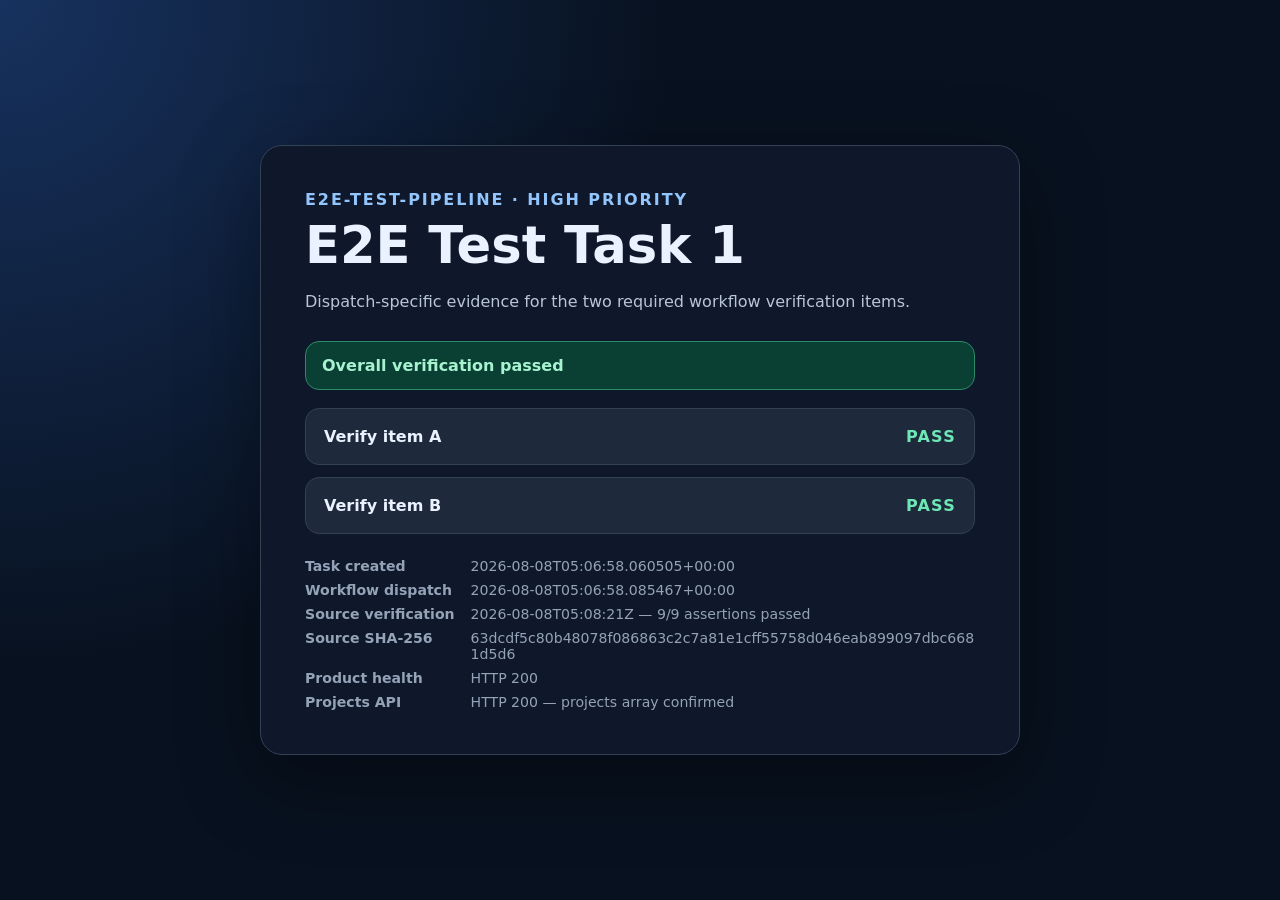
<file: app/e2e-task1-dispatch-2026-08-08-050658.html>
<!doctype html>
<html lang="en">
<head>
  <meta charset="utf-8">
  <meta name="viewport" content="width=device-width, initial-scale=1">
  <link rel="icon" href="data:,">
  <title>E2E Test Task 1 — Dispatch 2026-08-08 05:06:58 UTC</title>
  <style>
    :root { color-scheme: dark; font-family: Inter, ui-sans-serif, system-ui, sans-serif; }
    * { box-sizing: border-box; }
    body {
      min-height: 100vh;
      margin: 0;
      display: grid;
      place-items: center;
      padding: 32px;
      background: radial-gradient(circle at top left, #17325f, transparent 42rem), #08111f;
      color: #eaf2ff;
    }
    main {
      width: min(760px, 100%);
      padding: clamp(24px, 5vw, 44px);
      border: 1px solid #334155;
      border-radius: 22px;
      background: #0f172a;
      box-shadow: 0 24px 80px rgb(0 0 0 / 35%);
    }
    .eyebrow { margin: 0 0 10px; color: #93c5fd; font-weight: 800; letter-spacing: .12em; text-transform: uppercase; }
    h1 { margin: 0; font-size: clamp(2rem, 6vw, 3.2rem); line-height: 1.05; }
    .summary { margin: 16px 0 26px; color: #b9c6d8; line-height: 1.6; }
    .status { margin-bottom: 18px; padding: 14px 16px; border: 1px solid #2d8a69; border-radius: 14px; background: #0a3f33; color: #a7f3d0; font-weight: 800; }
    ul { display: grid; gap: 12px; margin: 0; padding: 0; list-style: none; }
    li { display: flex; justify-content: space-between; gap: 20px; padding: 18px; border: 1px solid #334155; border-radius: 14px; background: #1e293b; }
    .pass { color: #6ee7b7; font-weight: 900; letter-spacing: .08em; }
    dl { display: grid; grid-template-columns: max-content 1fr; gap: 8px 16px; margin: 24px 0 0; color: #94a3b8; font-size: .88rem; }
    dt { font-weight: 800; }
    dd { margin: 0; overflow-wrap: anywhere; }
    @media (max-width: 540px) { body { padding: 16px; } dl { grid-template-columns: 1fr; gap: 4px; } dd { margin-bottom: 8px; } }
  </style>
</head>
<body>
  <main id="verification"
        data-project="E2E-Test-Pipeline"
        data-task="E2E Test Task 1"
        data-result="pass"
        data-dispatch="2026-08-08T05:06:58.085467+00:00">
    <p class="eyebrow">E2E-Test-Pipeline · High Priority</p>
    <h1>E2E Test Task 1</h1>
    <p class="summary">Dispatch-specific evidence for the two required workflow verification items.</p>
    <div class="status" role="status" aria-label="Overall verification passed">Overall verification passed</div>
    <ul aria-label="Completed checklist">
      <li id="verify-item-a" data-result="pass"><strong>Verify item A</strong><span class="pass">PASS</span></li>
      <li id="verify-item-b" data-result="pass"><strong>Verify item B</strong><span class="pass">PASS</span></li>
    </ul>
    <dl>
      <dt>Task created</dt><dd>2026-08-08T05:06:58.060505+00:00</dd>
      <dt>Workflow dispatch</dt><dd>2026-08-08T05:06:58.085467+00:00</dd>
      <dt>Source verification</dt><dd>2026-08-08T05:08:21Z — 9/9 assertions passed</dd>
      <dt>Source SHA-256</dt><dd>63dcdf5c80b48078f086863c2c7a81e1cff55758d046eab899097dbc6681d5d6</dd>
      <dt>Product health</dt><dd>HTTP 200</dd>
      <dt>Projects API</dt><dd>HTTP 200 — projects array confirmed</dd>
    </dl>
  </main>
</body>
</html>
</file>
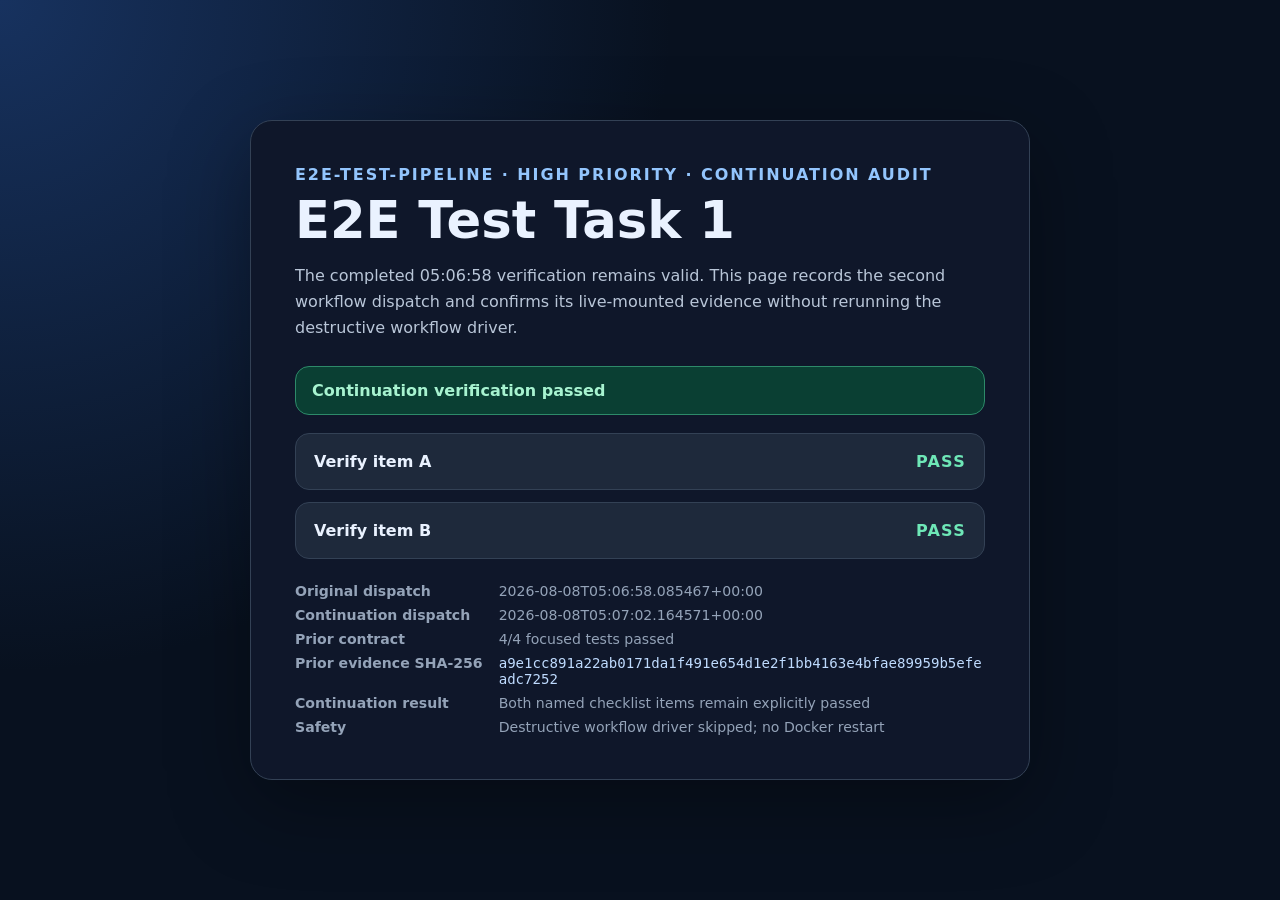
<file: app/e2e-task1-dispatch-2026-08-08-050702.html>
<!doctype html>
<html lang="en">
<head>
  <meta charset="utf-8">
  <meta name="viewport" content="width=device-width, initial-scale=1">
  <link rel="icon" href="data:,">
  <title>E2E Test Task 1 — Continuation 2026-08-08 05:07:02 UTC</title>
  <style>
    :root { color-scheme: dark; font-family: Inter, ui-sans-serif, system-ui, sans-serif; }
    * { box-sizing: border-box; }
    body {
      min-height: 100vh;
      margin: 0;
      display: grid;
      place-items: center;
      padding: 32px;
      background: radial-gradient(circle at top left, #17325f, transparent 42rem), #08111f;
      color: #eaf2ff;
    }
    main {
      width: min(780px, 100%);
      padding: clamp(24px, 5vw, 44px);
      border: 1px solid #334155;
      border-radius: 22px;
      background: #0f172a;
      box-shadow: 0 24px 80px rgb(0 0 0 / 35%);
    }
    .eyebrow { margin: 0 0 10px; color: #93c5fd; font-weight: 800; letter-spacing: .12em; text-transform: uppercase; }
    h1 { margin: 0; font-size: clamp(2rem, 6vw, 3.2rem); line-height: 1.05; }
    .summary { margin: 16px 0 26px; color: #b9c6d8; line-height: 1.6; }
    .status { margin-bottom: 18px; padding: 14px 16px; border: 1px solid #2d8a69; border-radius: 14px; background: #0a3f33; color: #a7f3d0; font-weight: 800; }
    ul { display: grid; gap: 12px; margin: 0; padding: 0; list-style: none; }
    li { display: flex; justify-content: space-between; gap: 20px; padding: 18px; border: 1px solid #334155; border-radius: 14px; background: #1e293b; }
    .pass { color: #6ee7b7; font-weight: 900; letter-spacing: .08em; }
    dl { display: grid; grid-template-columns: max-content 1fr; gap: 8px 16px; margin: 24px 0 0; color: #94a3b8; font-size: .88rem; }
    dt { font-weight: 800; }
    dd { margin: 0; overflow-wrap: anywhere; }
    code { color: #bfdbfe; }
    @media (max-width: 540px) { body { padding: 16px; } dl { grid-template-columns: 1fr; gap: 4px; } dd { margin-bottom: 8px; } }
  </style>
</head>
<body>
  <main id="verification"
        data-project="E2E-Test-Pipeline"
        data-task="E2E Test Task 1"
        data-result="pass"
        data-dispatch="2026-08-08T05:07:02.164571+00:00"
        data-continuation-of="2026-08-08T05:06:58.085467+00:00"
        data-reuses-prior-evidence="true">
    <p class="eyebrow">E2E-Test-Pipeline · High Priority · Continuation Audit</p>
    <h1>E2E Test Task 1</h1>
    <p class="summary">The completed 05:06:58 verification remains valid. This page records the second workflow dispatch and confirms its live-mounted evidence without rerunning the destructive workflow driver.</p>
    <div class="status" role="status" aria-label="Continuation verification passed">Continuation verification passed</div>
    <ul aria-label="Completed checklist">
      <li id="verify-item-a" data-result="pass" data-evidence-source="prior-dispatch"><strong>Verify item A</strong><span class="pass">PASS</span></li>
      <li id="verify-item-b" data-result="pass" data-evidence-source="prior-dispatch"><strong>Verify item B</strong><span class="pass">PASS</span></li>
    </ul>
    <dl id="audit-record">
      <dt>Original dispatch</dt><dd>2026-08-08T05:06:58.085467+00:00</dd>
      <dt>Continuation dispatch</dt><dd>2026-08-08T05:07:02.164571+00:00</dd>
      <dt>Prior contract</dt><dd>4/4 focused tests passed</dd>
      <dt>Prior evidence SHA-256</dt><dd><code>a9e1cc891a22ab0171da1f491e654d1e2f1bb4163e4bfae89959b5efeadc7252</code></dd>
      <dt>Continuation result</dt><dd>Both named checklist items remain explicitly passed</dd>
      <dt>Safety</dt><dd>Destructive workflow driver skipped; no Docker restart</dd>
    </dl>
  </main>
</body>
</html>
</file>
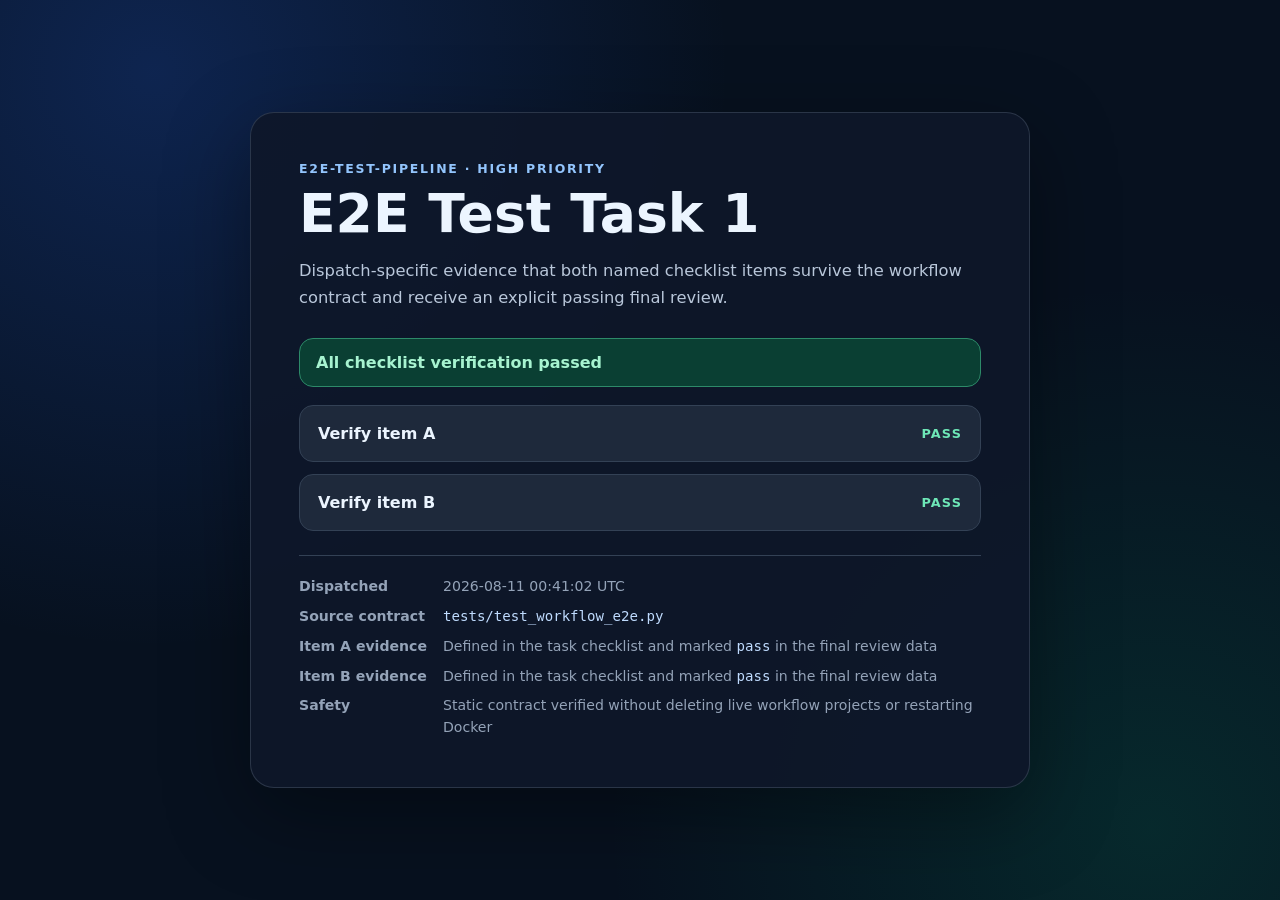
<file: app/e2e-task1-dispatch-2026-08-11-004102.html>
<!doctype html>
<html lang="en">
<head>
  <meta charset="utf-8">
  <meta name="viewport" content="width=device-width, initial-scale=1">
  <link rel="icon" href="data:,">
  <title>E2E Test Task 1 — Dispatch 2026-08-11 00:41:02 UTC</title>
  <style>
    :root {
      color-scheme: dark;
      font-family: Inter, ui-sans-serif, system-ui, -apple-system, BlinkMacSystemFont, "Segoe UI", sans-serif;
      background: #07111f;
      color: #ecf5ff;
    }

    * { box-sizing: border-box; }

    body {
      min-height: 100vh;
      margin: 0;
      display: grid;
      place-items: center;
      padding: 24px;
      background:
        radial-gradient(circle at 12% 8%, rgb(37 99 235 / 24%), transparent 36rem),
        radial-gradient(circle at 90% 92%, rgb(5 150 105 / 18%), transparent 34rem),
        #07111f;
    }

    main {
      width: min(780px, 100%);
      padding: clamp(24px, 5vw, 48px);
      border: 1px solid rgb(148 163 184 / 22%);
      border-radius: 24px;
      background: rgb(15 23 42 / 92%);
      box-shadow: 0 26px 84px rgb(0 0 0 / 38%);
    }

    .eyebrow {
      margin: 0 0 10px;
      color: #93c5fd;
      font-size: .78rem;
      font-weight: 850;
      letter-spacing: .14em;
      text-transform: uppercase;
    }

    h1 {
      margin: 0;
      font-size: clamp(2rem, 6vw, 3.35rem);
      line-height: 1.05;
    }

    .summary {
      margin: 16px 0 26px;
      color: #b9c7da;
      font-size: 1.02rem;
      line-height: 1.65;
    }

    .status {
      margin-bottom: 18px;
      padding: 14px 16px;
      border: 1px solid #2d8a69;
      border-radius: 14px;
      background: #0a3f33;
      color: #a7f3d0;
      font-weight: 850;
    }

    .checks {
      display: grid;
      gap: 12px;
      margin: 0;
      padding: 0;
      list-style: none;
    }

    .check {
      display: flex;
      align-items: center;
      justify-content: space-between;
      gap: 20px;
      padding: 18px;
      border: 1px solid #334155;
      border-radius: 14px;
      background: #1e293b;
    }

    .pass {
      flex: 0 0 auto;
      color: #6ee7b7;
      font-size: .8rem;
      font-weight: 900;
      letter-spacing: .09em;
    }

    dl {
      display: grid;
      grid-template-columns: max-content 1fr;
      gap: 8px 16px;
      margin: 24px 0 0;
      padding-top: 20px;
      border-top: 1px solid #334155;
      color: #94a3b8;
      font-size: .88rem;
      line-height: 1.55;
    }

    dt { font-weight: 850; }
    dd { margin: 0; overflow-wrap: anywhere; }
    code { color: #bfdbfe; }

    @media (max-width: 540px) {
      body { padding: 16px; }
      .check { align-items: flex-start; }
      dl { grid-template-columns: 1fr; gap: 4px; }
      dd { margin-bottom: 8px; }
    }
  </style>
</head>
<body>
  <main id="verification"
        data-project="E2E-Test-Pipeline"
        data-task="E2E Test Task 1"
        data-description="This is a test task for E2E verification"
        data-assignee="main"
        data-priority="high"
        data-result="pass"
        data-dispatch="2026-08-11T00:41:02.657601+00:00"
        data-source-test="tests/test_workflow_e2e.py">
    <p class="eyebrow">E2E-Test-Pipeline · High Priority</p>
    <h1>E2E Test Task 1</h1>
    <p class="summary">Dispatch-specific evidence that both named checklist items survive the workflow contract and receive an explicit passing final review.</p>

    <div class="status" role="status" aria-label="All checklist verification passed">All checklist verification passed</div>

    <ul class="checks" aria-label="Completed checklist">
      <li class="check" id="verify-item-a" data-result="pass" data-evidence="source-contract">
        <strong>Verify item A</strong><span class="pass" aria-label="Verify item A passed">PASS</span>
      </li>
      <li class="check" id="verify-item-b" data-result="pass" data-evidence="source-contract">
        <strong>Verify item B</strong><span class="pass" aria-label="Verify item B passed">PASS</span>
      </li>
    </ul>

    <dl id="audit-record">
      <dt>Dispatched</dt><dd><time datetime="2026-08-11T00:41:02.657601+00:00">2026-08-11 00:41:02 UTC</time></dd>
      <dt>Source contract</dt><dd><code>tests/test_workflow_e2e.py</code></dd>
      <dt>Item A evidence</dt><dd>Defined in the task checklist and marked <code>pass</code> in the final review data</dd>
      <dt>Item B evidence</dt><dd>Defined in the task checklist and marked <code>pass</code> in the final review data</dd>
      <dt>Safety</dt><dd>Static contract verified without deleting live workflow projects or restarting Docker</dd>
    </dl>
  </main>
</body>
</html>
</file>
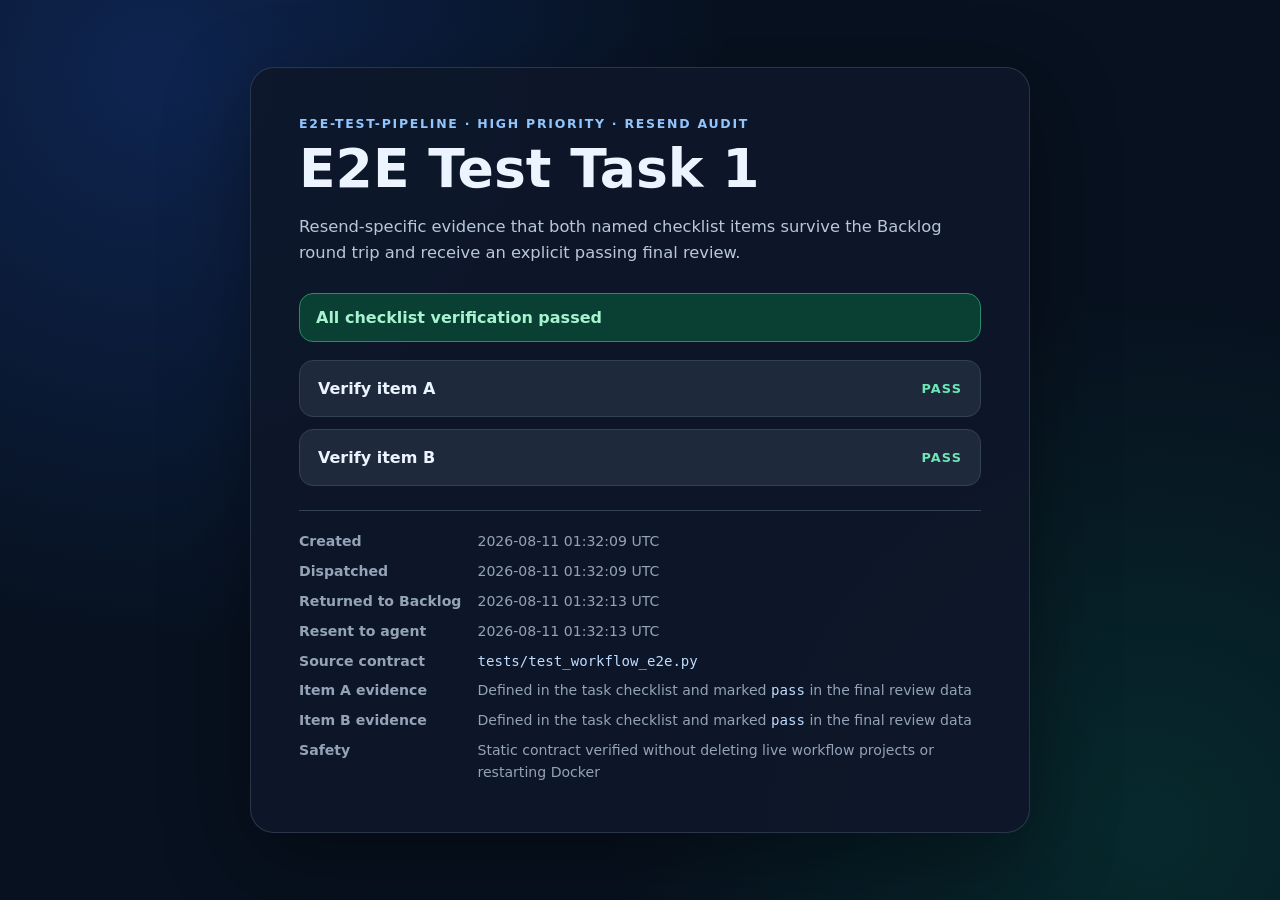
<file: app/e2e-task1-dispatch-2026-08-11-013209.html>
<!doctype html>
<html lang="en">
<head>
  <meta charset="utf-8">
  <meta name="viewport" content="width=device-width, initial-scale=1">
  <link rel="icon" href="data:,">
  <title>E2E Test Task 1 — Resend Verification 2026-08-11 01:32:13 UTC</title>
  <style>
    :root {
      color-scheme: dark;
      font-family: Inter, ui-sans-serif, system-ui, -apple-system, BlinkMacSystemFont, "Segoe UI", sans-serif;
      background: #07111f;
      color: #ecf5ff;
    }

    * { box-sizing: border-box; }

    body {
      min-height: 100vh;
      margin: 0;
      display: grid;
      place-items: center;
      padding: 24px;
      background:
        radial-gradient(circle at 12% 8%, rgb(37 99 235 / 24%), transparent 36rem),
        radial-gradient(circle at 90% 92%, rgb(5 150 105 / 18%), transparent 34rem),
        #07111f;
    }

    main {
      width: min(780px, 100%);
      padding: clamp(24px, 5vw, 48px);
      border: 1px solid rgb(148 163 184 / 22%);
      border-radius: 24px;
      background: rgb(15 23 42 / 92%);
      box-shadow: 0 26px 84px rgb(0 0 0 / 38%);
    }

    .eyebrow {
      margin: 0 0 10px;
      color: #93c5fd;
      font-size: .78rem;
      font-weight: 850;
      letter-spacing: .14em;
      text-transform: uppercase;
    }

    h1 {
      margin: 0;
      font-size: clamp(2rem, 6vw, 3.35rem);
      line-height: 1.05;
    }

    .summary {
      margin: 16px 0 26px;
      color: #b9c7da;
      font-size: 1.02rem;
      line-height: 1.65;
    }

    .status {
      margin-bottom: 18px;
      padding: 14px 16px;
      border: 1px solid #2d8a69;
      border-radius: 14px;
      background: #0a3f33;
      color: #a7f3d0;
      font-weight: 850;
    }

    .checks {
      display: grid;
      gap: 12px;
      margin: 0;
      padding: 0;
      list-style: none;
    }

    .check {
      display: flex;
      align-items: center;
      justify-content: space-between;
      gap: 20px;
      padding: 18px;
      border: 1px solid #334155;
      border-radius: 14px;
      background: #1e293b;
    }

    .pass {
      flex: 0 0 auto;
      color: #6ee7b7;
      font-size: .8rem;
      font-weight: 900;
      letter-spacing: .09em;
    }

    dl {
      display: grid;
      grid-template-columns: max-content 1fr;
      gap: 8px 16px;
      margin: 24px 0 0;
      padding-top: 20px;
      border-top: 1px solid #334155;
      color: #94a3b8;
      font-size: .88rem;
      line-height: 1.55;
    }

    dt { font-weight: 850; }
    dd { margin: 0; overflow-wrap: anywhere; }
    code { color: #bfdbfe; }

    @media (max-width: 540px) {
      body { padding: 16px; }
      .check { align-items: flex-start; }
      dl { grid-template-columns: 1fr; gap: 4px; }
      dd { margin-bottom: 8px; }
    }
  </style>
</head>
<body>
  <main id="verification"
        data-project="E2E-Test-Pipeline"
        data-task="E2E Test Task 1"
        data-description="This is a test task for E2E verification"
        data-assignee="main"
        data-priority="high"
        data-result="pass"
        data-task-created="2026-08-11T01:32:09.521313+00:00"
        data-dispatch="2026-08-11T01:32:09.547703+00:00"
        data-backlog-return="2026-08-11T01:32:13.601912+00:00"
        data-resend="2026-08-11T01:32:13.628218+00:00"
        data-workflow-state="resent-from-backlog"
        data-source-test="tests/test_workflow_e2e.py">
    <p class="eyebrow">E2E-Test-Pipeline · High Priority · Resend Audit</p>
    <h1>E2E Test Task 1</h1>
    <p class="summary">Resend-specific evidence that both named checklist items survive the Backlog round trip and receive an explicit passing final review.</p>

    <div class="status" role="status" aria-label="All checklist verification passed">All checklist verification passed</div>

    <ul class="checks" aria-label="Completed checklist">
      <li class="check" id="verify-item-a" data-result="pass" data-evidence="source-contract">
        <strong>Verify item A</strong><span class="pass" aria-label="Verify item A passed">PASS</span>
      </li>
      <li class="check" id="verify-item-b" data-result="pass" data-evidence="source-contract">
        <strong>Verify item B</strong><span class="pass" aria-label="Verify item B passed">PASS</span>
      </li>
    </ul>

    <dl id="audit-record">
      <dt>Created</dt><dd><time datetime="2026-08-11T01:32:09.521313+00:00">2026-08-11 01:32:09 UTC</time></dd>
      <dt>Dispatched</dt><dd><time datetime="2026-08-11T01:32:09.547703+00:00">2026-08-11 01:32:09 UTC</time></dd>
      <dt>Returned to Backlog</dt><dd><time datetime="2026-08-11T01:32:13.601912+00:00">2026-08-11 01:32:13 UTC</time></dd>
      <dt>Resent to agent</dt><dd><time datetime="2026-08-11T01:32:13.628218+00:00">2026-08-11 01:32:13 UTC</time></dd>
      <dt>Source contract</dt><dd><code>tests/test_workflow_e2e.py</code></dd>
      <dt>Item A evidence</dt><dd>Defined in the task checklist and marked <code>pass</code> in the final review data</dd>
      <dt>Item B evidence</dt><dd>Defined in the task checklist and marked <code>pass</code> in the final review data</dd>
      <dt>Safety</dt><dd>Static contract verified without deleting live workflow projects or restarting Docker</dd>
    </dl>
  </main>
</body>
</html>
</file>
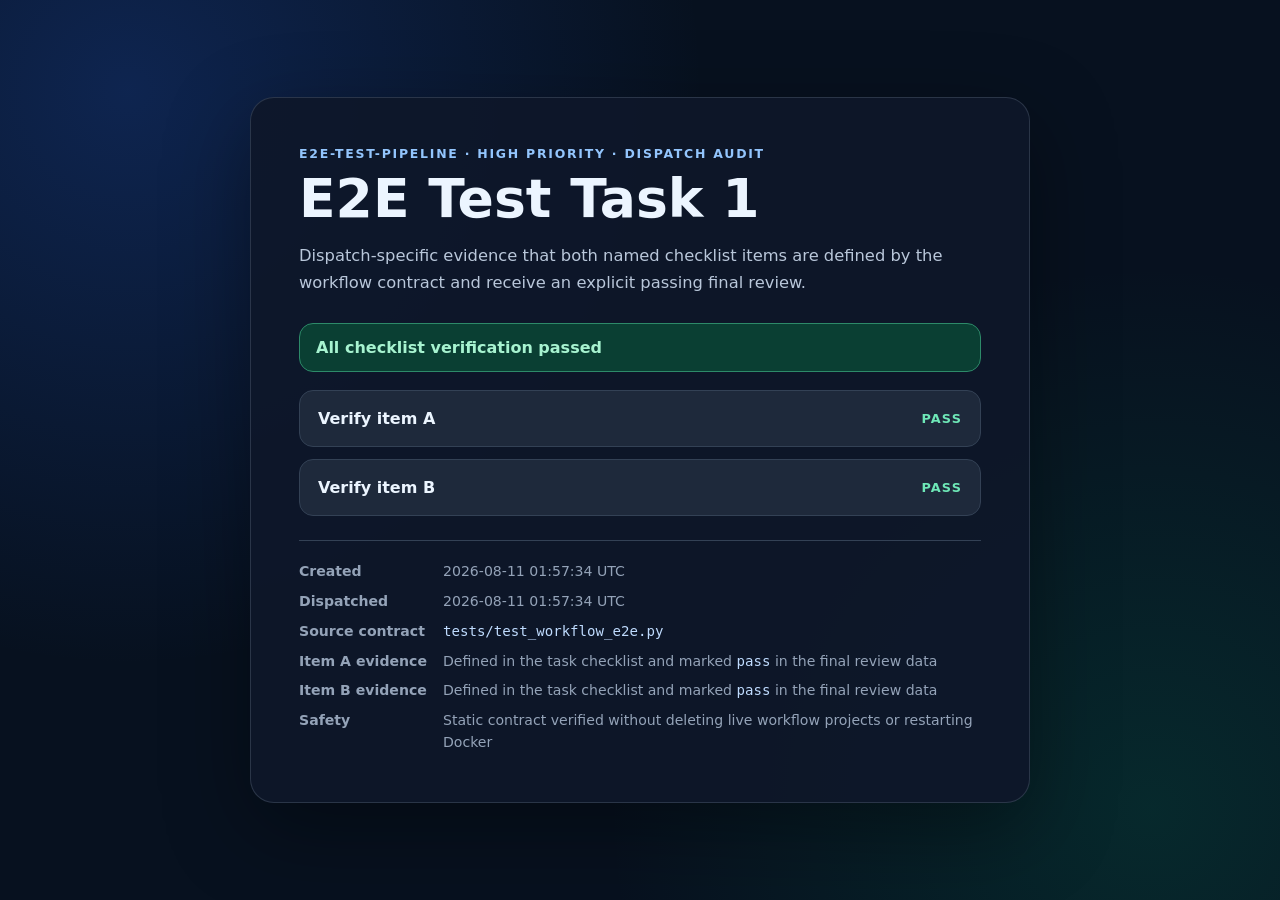
<file: app/e2e-task1-dispatch-2026-08-11-015734.html>
<!doctype html>
<html lang="en">
<head>
  <meta charset="utf-8">
  <meta name="viewport" content="width=device-width, initial-scale=1">
  <link rel="icon" href="data:,">
  <title>E2E Test Task 1 — Dispatch 2026-08-11 01:57:34 UTC</title>
  <style>
    :root {
      color-scheme: dark;
      font-family: Inter, ui-sans-serif, system-ui, -apple-system, BlinkMacSystemFont, "Segoe UI", sans-serif;
      background: #07111f;
      color: #ecf5ff;
    }

    * { box-sizing: border-box; }

    body {
      min-height: 100vh;
      margin: 0;
      display: grid;
      place-items: center;
      padding: 24px;
      background:
        radial-gradient(circle at 10% 10%, rgb(37 99 235 / 24%), transparent 36rem),
        radial-gradient(circle at 90% 90%, rgb(5 150 105 / 18%), transparent 34rem),
        #07111f;
    }

    main {
      width: min(780px, 100%);
      padding: clamp(24px, 5vw, 48px);
      border: 1px solid rgb(148 163 184 / 22%);
      border-radius: 24px;
      background: rgb(15 23 42 / 92%);
      box-shadow: 0 26px 84px rgb(0 0 0 / 38%);
    }

    .eyebrow {
      margin: 0 0 10px;
      color: #93c5fd;
      font-size: .78rem;
      font-weight: 850;
      letter-spacing: .14em;
      text-transform: uppercase;
    }

    h1 {
      margin: 0;
      font-size: clamp(2rem, 6vw, 3.35rem);
      line-height: 1.05;
    }

    .summary {
      margin: 16px 0 26px;
      color: #b9c7da;
      font-size: 1.02rem;
      line-height: 1.65;
    }

    .status {
      margin-bottom: 18px;
      padding: 14px 16px;
      border: 1px solid #2d8a69;
      border-radius: 14px;
      background: #0a3f33;
      color: #a7f3d0;
      font-weight: 850;
    }

    .checks {
      display: grid;
      gap: 12px;
      margin: 0;
      padding: 0;
      list-style: none;
    }

    .check {
      display: flex;
      align-items: center;
      justify-content: space-between;
      gap: 20px;
      padding: 18px;
      border: 1px solid #334155;
      border-radius: 14px;
      background: #1e293b;
    }

    .pass {
      flex: 0 0 auto;
      color: #6ee7b7;
      font-size: .8rem;
      font-weight: 900;
      letter-spacing: .09em;
    }

    dl {
      display: grid;
      grid-template-columns: max-content 1fr;
      gap: 8px 16px;
      margin: 24px 0 0;
      padding-top: 20px;
      border-top: 1px solid #334155;
      color: #94a3b8;
      font-size: .88rem;
      line-height: 1.55;
    }

    dt { font-weight: 850; }
    dd { margin: 0; overflow-wrap: anywhere; }
    code { color: #bfdbfe; }

    @media (max-width: 540px) {
      body { padding: 16px; }
      .check { align-items: flex-start; }
      dl { grid-template-columns: 1fr; gap: 4px; }
      dd { margin-bottom: 8px; }
    }
  </style>
</head>
<body>
  <main id="verification"
        data-project="E2E-Test-Pipeline"
        data-task="E2E Test Task 1"
        data-description="This is a test task for E2E verification"
        data-assignee="main"
        data-priority="high"
        data-result="pass"
        data-task-created="2026-08-11T01:57:34.343322+00:00"
        data-dispatch="2026-08-11T01:57:34.365343+00:00"
        data-workflow-state="dispatched"
        data-source-test="tests/test_workflow_e2e.py">
    <p class="eyebrow">E2E-Test-Pipeline · High Priority · Dispatch Audit</p>
    <h1>E2E Test Task 1</h1>
    <p class="summary">Dispatch-specific evidence that both named checklist items are defined by the workflow contract and receive an explicit passing final review.</p>

    <div class="status" id="overall-status" role="status" aria-label="All checklist verification passed">All checklist verification passed</div>

    <ul class="checks" aria-label="Completed checklist">
      <li class="check" id="verify-item-a" data-result="pass" data-evidence="source-contract">
        <strong>Verify item A</strong><span class="pass" aria-label="Verify item A passed">PASS</span>
      </li>
      <li class="check" id="verify-item-b" data-result="pass" data-evidence="source-contract">
        <strong>Verify item B</strong><span class="pass" aria-label="Verify item B passed">PASS</span>
      </li>
    </ul>

    <dl id="audit-record">
      <dt>Created</dt><dd><time datetime="2026-08-11T01:57:34.343322+00:00">2026-08-11 01:57:34 UTC</time></dd>
      <dt>Dispatched</dt><dd><time datetime="2026-08-11T01:57:34.365343+00:00">2026-08-11 01:57:34 UTC</time></dd>
      <dt>Source contract</dt><dd><code>tests/test_workflow_e2e.py</code></dd>
      <dt>Item A evidence</dt><dd>Defined in the task checklist and marked <code>pass</code> in the final review data</dd>
      <dt>Item B evidence</dt><dd>Defined in the task checklist and marked <code>pass</code> in the final review data</dd>
      <dt>Safety</dt><dd>Static contract verified without deleting live workflow projects or restarting Docker</dd>
    </dl>
  </main>
</body>
</html>
</file>
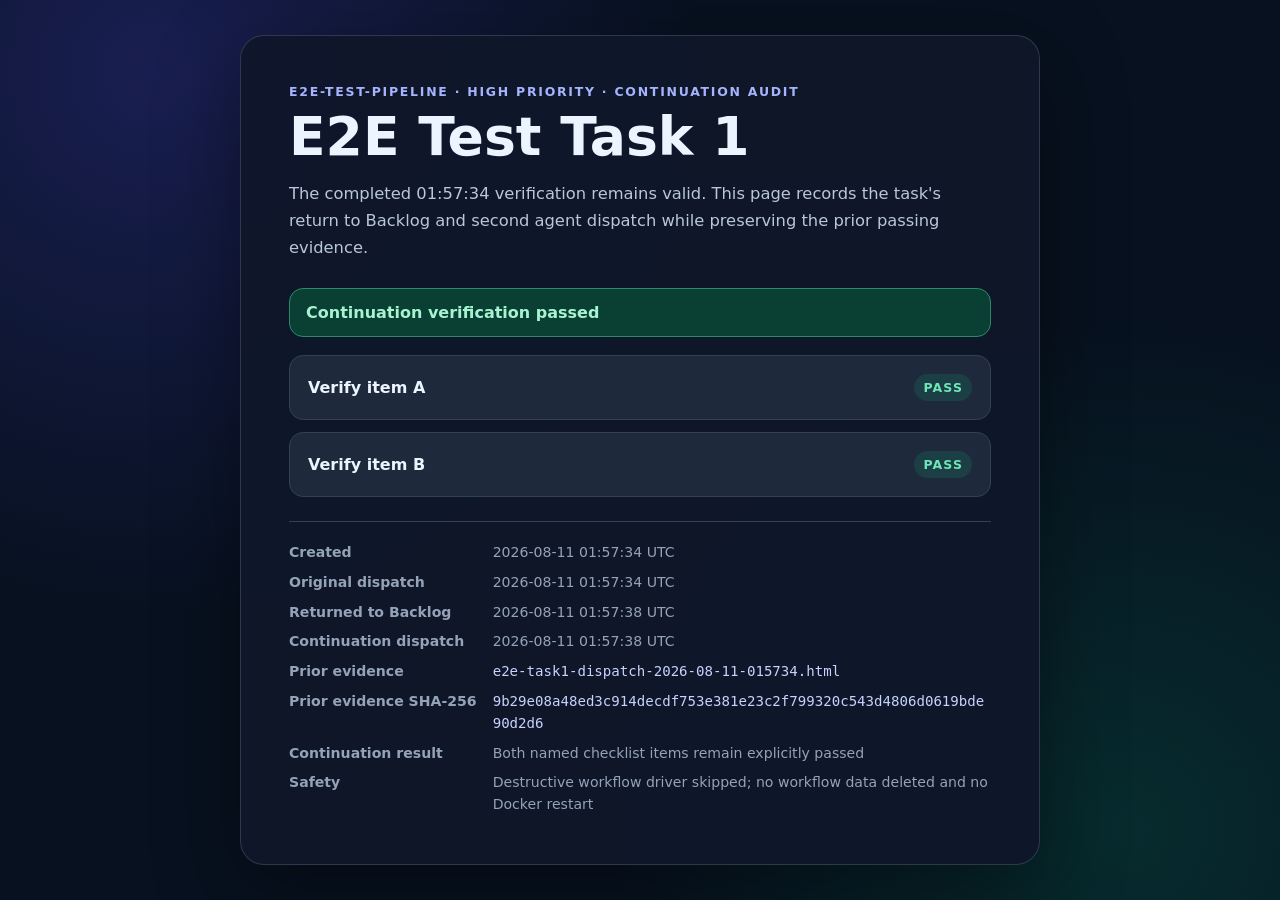
<file: app/e2e-task1-dispatch-2026-08-11-015738.html>
<!doctype html>
<html lang="en">
<head>
  <meta charset="utf-8">
  <meta name="viewport" content="width=device-width, initial-scale=1">
  <link rel="icon" href="data:,">
  <title>E2E Test Task 1 — Continuation 2026-08-11 01:57:38 UTC</title>
  <style>
    :root {
      color-scheme: dark;
      font-family: Inter, ui-sans-serif, system-ui, -apple-system, BlinkMacSystemFont, "Segoe UI", sans-serif;
      background: #07111f;
      color: #ecf5ff;
    }

    * { box-sizing: border-box; }

    body {
      min-height: 100vh;
      margin: 0;
      display: grid;
      place-items: center;
      padding: 24px;
      background:
        radial-gradient(circle at 12% 8%, rgb(79 70 229 / 25%), transparent 34rem),
        radial-gradient(circle at 88% 92%, rgb(5 150 105 / 20%), transparent 32rem),
        #07111f;
    }

    main {
      width: min(800px, 100%);
      padding: clamp(24px, 5vw, 48px);
      border: 1px solid rgb(148 163 184 / 24%);
      border-radius: 24px;
      background: rgb(15 23 42 / 94%);
      box-shadow: 0 26px 84px rgb(0 0 0 / 38%);
    }

    .eyebrow {
      margin: 0 0 10px;
      color: #a5b4fc;
      font-size: .78rem;
      font-weight: 850;
      letter-spacing: .14em;
      text-transform: uppercase;
    }

    h1 {
      margin: 0;
      font-size: clamp(2rem, 6vw, 3.35rem);
      line-height: 1.05;
    }

    .summary {
      margin: 16px 0 26px;
      color: #b9c7da;
      font-size: 1.02rem;
      line-height: 1.65;
    }

    .status {
      margin-bottom: 18px;
      padding: 14px 16px;
      border: 1px solid #2d8a69;
      border-radius: 14px;
      background: #0a3f33;
      color: #a7f3d0;
      font-weight: 850;
    }

    .checks {
      display: grid;
      gap: 12px;
      margin: 0;
      padding: 0;
      list-style: none;
    }

    .check {
      display: flex;
      align-items: center;
      justify-content: space-between;
      gap: 20px;
      padding: 18px;
      border: 1px solid #334155;
      border-radius: 14px;
      background: #1e293b;
    }

    .pass {
      flex: 0 0 auto;
      padding: 6px 9px;
      border-radius: 999px;
      background: rgb(16 185 129 / 15%);
      color: #6ee7b7;
      font-size: .78rem;
      font-weight: 900;
      letter-spacing: .09em;
    }

    dl {
      display: grid;
      grid-template-columns: max-content 1fr;
      gap: 8px 16px;
      margin: 24px 0 0;
      padding-top: 20px;
      border-top: 1px solid #334155;
      color: #94a3b8;
      font-size: .88rem;
      line-height: 1.55;
    }

    dt { font-weight: 850; }
    dd { margin: 0; overflow-wrap: anywhere; }
    code { color: #c7d2fe; }

    @media (max-width: 540px) {
      body { padding: 16px; }
      .check { align-items: flex-start; }
      dl { grid-template-columns: 1fr; gap: 4px; }
      dd { margin-bottom: 8px; }
    }
  </style>
</head>
<body>
  <main id="verification"
        data-project="E2E-Test-Pipeline"
        data-task="E2E Test Task 1"
        data-description="This is a test task for E2E verification"
        data-assignee="main"
        data-priority="high"
        data-result="pass"
        data-task-created="2026-08-11T01:57:34.343322+00:00"
        data-original-dispatch="2026-08-11T01:57:34.365343+00:00"
        data-backlog-return="2026-08-11T01:57:38.421193+00:00"
        data-dispatch="2026-08-11T01:57:38.449516+00:00"
        data-continuation-of="2026-08-11T01:57:34.365343+00:00"
        data-reuses-prior-evidence="true"
        data-prior-evidence-sha256="9b29e08a48ed3c914decdf753e381e23c2f799320c543d4806d0619bde90d2d6"
        data-workflow-state="redispatched"
        data-source-test="tests/test_workflow_e2e.py">
    <p class="eyebrow">E2E-Test-Pipeline · High Priority · Continuation Audit</p>
    <h1>E2E Test Task 1</h1>
    <p class="summary">The completed 01:57:34 verification remains valid. This page records the task's return to Backlog and second agent dispatch while preserving the prior passing evidence.</p>

    <div class="status" id="continuation-status" role="status" aria-label="Continuation verification passed">Continuation verification passed</div>

    <ul class="checks" aria-label="Completed checklist">
      <li class="check" id="verify-item-a" data-result="pass" data-evidence-source="prior-dispatch-and-source-contract">
        <strong>Verify item A</strong><span class="pass" aria-label="Verify item A passed">PASS</span>
      </li>
      <li class="check" id="verify-item-b" data-result="pass" data-evidence-source="prior-dispatch-and-source-contract">
        <strong>Verify item B</strong><span class="pass" aria-label="Verify item B passed">PASS</span>
      </li>
    </ul>

    <dl id="audit-record">
      <dt>Created</dt><dd><time datetime="2026-08-11T01:57:34.343322+00:00">2026-08-11 01:57:34 UTC</time></dd>
      <dt>Original dispatch</dt><dd><time datetime="2026-08-11T01:57:34.365343+00:00">2026-08-11 01:57:34 UTC</time></dd>
      <dt>Returned to Backlog</dt><dd><time datetime="2026-08-11T01:57:38.421193+00:00">2026-08-11 01:57:38 UTC</time></dd>
      <dt>Continuation dispatch</dt><dd><time datetime="2026-08-11T01:57:38.449516+00:00">2026-08-11 01:57:38 UTC</time></dd>
      <dt>Prior evidence</dt><dd><code>e2e-task1-dispatch-2026-08-11-015734.html</code></dd>
      <dt>Prior evidence SHA-256</dt><dd><code>9b29e08a48ed3c914decdf753e381e23c2f799320c543d4806d0619bde90d2d6</code></dd>
      <dt>Continuation result</dt><dd>Both named checklist items remain explicitly passed</dd>
      <dt>Safety</dt><dd>Destructive workflow driver skipped; no workflow data deleted and no Docker restart</dd>
    </dl>
  </main>
</body>
</html>
</file>
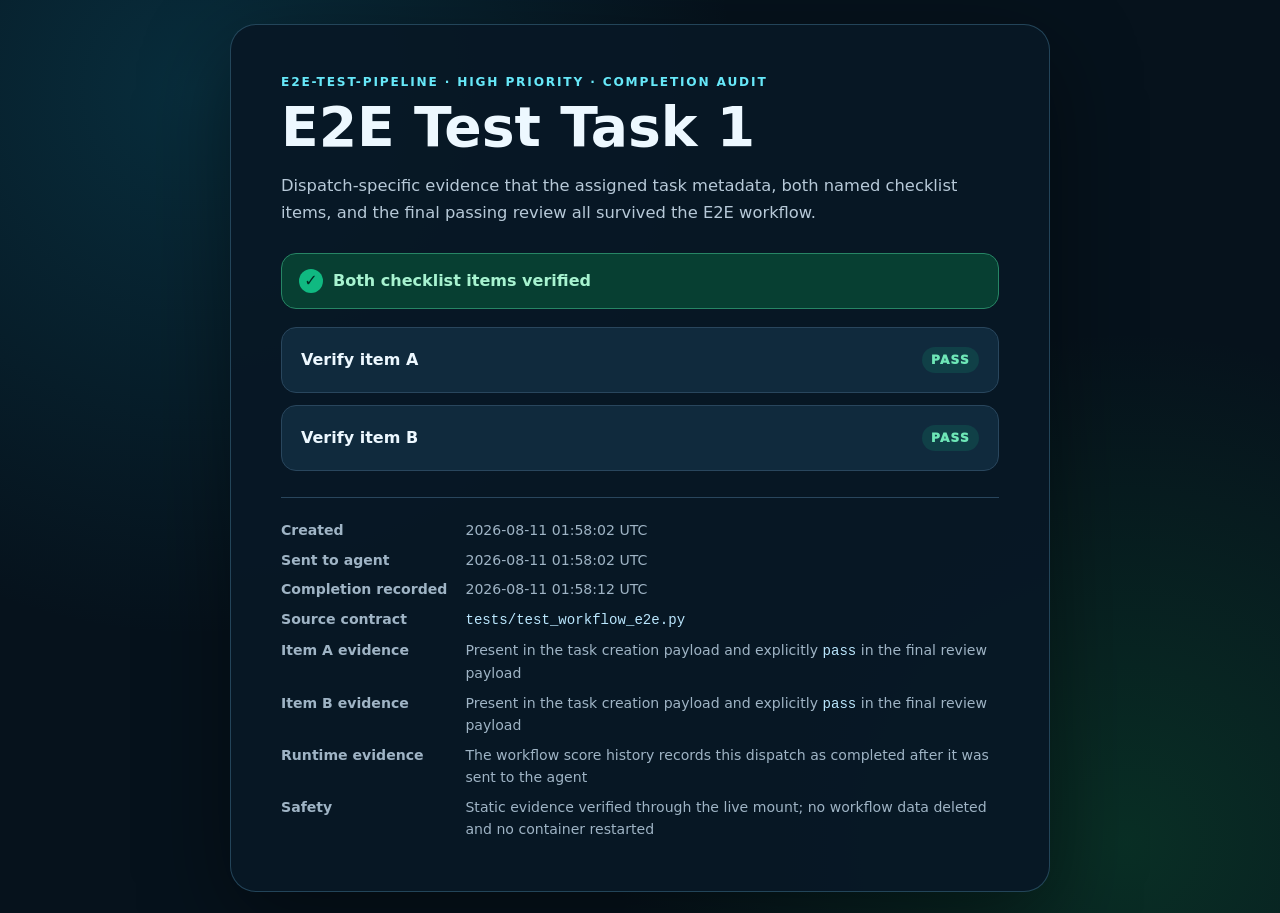
<file: app/e2e-task1-dispatch-2026-08-11-015802.html>
<!doctype html>
<html lang="en">
<head>
  <meta charset="utf-8">
  <meta name="viewport" content="width=device-width, initial-scale=1">
  <link rel="icon" href="data:,">
  <title>E2E Test Task 1 — Completion Verification 2026-08-11 01:58:02 UTC</title>
  <style>
    :root {
      color-scheme: dark;
      font-family: Inter, ui-sans-serif, system-ui, -apple-system, BlinkMacSystemFont, "Segoe UI", sans-serif;
      background: #06121c;
      color: #edf8ff;
    }

    * { box-sizing: border-box; }

    body {
      min-height: 100vh;
      margin: 0;
      display: grid;
      place-items: center;
      padding: 24px;
      background:
        radial-gradient(circle at 15% 10%, rgb(14 116 144 / 28%), transparent 34rem),
        radial-gradient(circle at 88% 92%, rgb(22 163 74 / 20%), transparent 32rem),
        #06121c;
    }

    main {
      width: min(820px, 100%);
      padding: clamp(24px, 5vw, 50px);
      border: 1px solid rgb(125 211 252 / 24%);
      border-radius: 26px;
      background: rgb(8 24 38 / 94%);
      box-shadow: 0 28px 90px rgb(0 0 0 / 42%);
    }

    .eyebrow {
      margin: 0 0 10px;
      color: #67e8f9;
      font-size: .76rem;
      font-weight: 900;
      letter-spacing: .15em;
      text-transform: uppercase;
    }

    h1 {
      margin: 0;
      font-size: clamp(2rem, 6vw, 3.45rem);
      line-height: 1.05;
    }

    .summary {
      margin: 16px 0 26px;
      color: #b7c9d8;
      font-size: 1.02rem;
      line-height: 1.65;
    }

    .status {
      display: flex;
      align-items: center;
      gap: 10px;
      margin-bottom: 18px;
      padding: 15px 17px;
      border: 1px solid #278565;
      border-radius: 15px;
      background: #073f32;
      color: #a7f3d0;
      font-weight: 900;
    }

    .status::before {
      content: "✓";
      display: grid;
      width: 24px;
      height: 24px;
      place-items: center;
      border-radius: 999px;
      background: #10b981;
      color: #022c22;
    }

    .checks {
      display: grid;
      gap: 12px;
      margin: 0;
      padding: 0;
      list-style: none;
    }

    .check {
      display: flex;
      align-items: center;
      justify-content: space-between;
      gap: 20px;
      padding: 19px;
      border: 1px solid #29465d;
      border-radius: 15px;
      background: #102a3d;
    }

    .pass {
      flex: 0 0 auto;
      padding: 6px 9px;
      border-radius: 999px;
      background: rgb(16 185 129 / 15%);
      color: #6ee7b7;
      font-size: .76rem;
      font-weight: 950;
      letter-spacing: .1em;
    }

    dl {
      display: grid;
      grid-template-columns: max-content 1fr;
      gap: 8px 18px;
      margin: 26px 0 0;
      padding-top: 22px;
      border-top: 1px solid #29465d;
      color: #9fb4c5;
      font-size: .88rem;
      line-height: 1.55;
    }

    dt { font-weight: 900; }
    dd { margin: 0; overflow-wrap: anywhere; }
    code { color: #bae6fd; }

    @media (max-width: 560px) {
      body { padding: 16px; }
      .check { align-items: flex-start; }
      dl { grid-template-columns: 1fr; gap: 4px; }
      dd { margin-bottom: 8px; }
    }
  </style>
</head>
<body>
  <main id="verification"
        data-project="E2E-Test-Pipeline"
        data-task="E2E Test Task 1"
        data-description="This is a test task for E2E verification"
        data-assignee="main"
        data-priority="high"
        data-result="pass"
        data-task-created="2026-08-11T01:58:02.521951+00:00"
        data-dispatch="2026-08-11T01:58:02.547137+00:00"
        data-completed="2026-08-11T01:58:12.705501+00:00"
        data-workflow-state="completed"
        data-completion-evidence="project-score-history"
        data-source-test="tests/test_workflow_e2e.py">
    <p class="eyebrow">E2E-Test-Pipeline · High Priority · Completion Audit</p>
    <h1>E2E Test Task 1</h1>
    <p class="summary">Dispatch-specific evidence that the assigned task metadata, both named checklist items, and the final passing review all survived the E2E workflow.</p>

    <div class="status" id="completion-status" role="status" aria-label="Both checklist items verified">Both checklist items verified</div>

    <ul class="checks" aria-label="Verified checklist">
      <li class="check" id="verify-item-a" data-result="pass" data-evidence="source-review-contract">
        <strong>Verify item A</strong><span class="pass" aria-label="Verify item A passed">PASS</span>
      </li>
      <li class="check" id="verify-item-b" data-result="pass" data-evidence="source-review-contract">
        <strong>Verify item B</strong><span class="pass" aria-label="Verify item B passed">PASS</span>
      </li>
    </ul>

    <dl id="audit-record">
      <dt>Created</dt><dd><time datetime="2026-08-11T01:58:02.521951+00:00">2026-08-11 01:58:02 UTC</time></dd>
      <dt>Sent to agent</dt><dd><time datetime="2026-08-11T01:58:02.547137+00:00">2026-08-11 01:58:02 UTC</time></dd>
      <dt>Completion recorded</dt><dd><time datetime="2026-08-11T01:58:12.705501+00:00">2026-08-11 01:58:12 UTC</time></dd>
      <dt>Source contract</dt><dd><code>tests/test_workflow_e2e.py</code></dd>
      <dt>Item A evidence</dt><dd>Present in the task creation payload and explicitly <code>pass</code> in the final review payload</dd>
      <dt>Item B evidence</dt><dd>Present in the task creation payload and explicitly <code>pass</code> in the final review payload</dd>
      <dt>Runtime evidence</dt><dd>The workflow score history records this dispatch as completed after it was sent to the agent</dd>
      <dt>Safety</dt><dd>Static evidence verified through the live mount; no workflow data deleted and no container restarted</dd>
    </dl>
  </main>
</body>
</html>
</file>
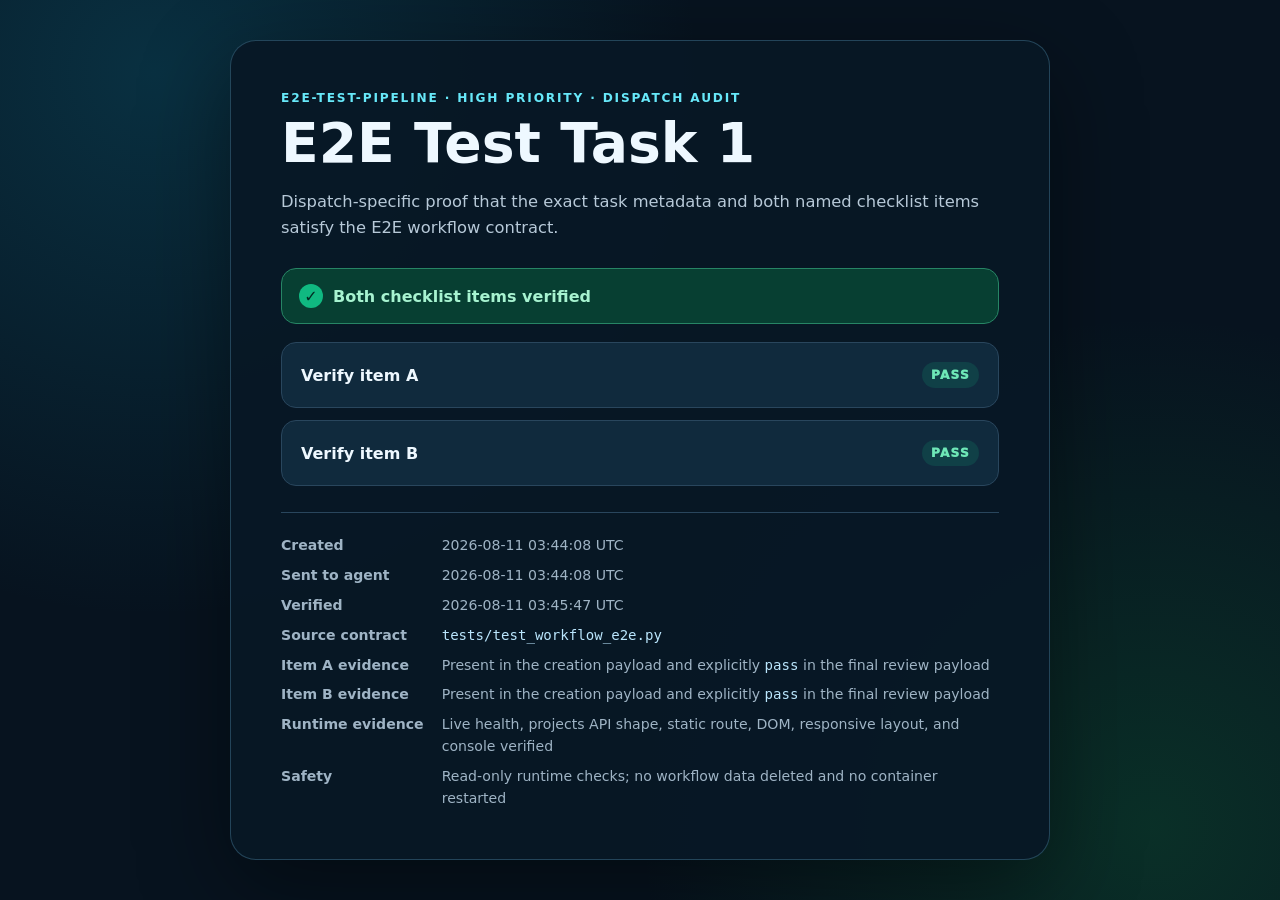
<file: app/e2e-task1-dispatch-2026-08-11-034408.html>
<!doctype html>
<html lang="en">
<head>
  <meta charset="utf-8">
  <meta name="viewport" content="width=device-width, initial-scale=1">
  <link rel="icon" href="data:,">
  <title>E2E Test Task 1 — Verification 2026-08-11 03:44:08 UTC</title>
  <style>
    :root {
      color-scheme: dark;
      font-family: Inter, ui-sans-serif, system-ui, -apple-system, BlinkMacSystemFont, "Segoe UI", sans-serif;
      background: #07131f;
      color: #eef8ff;
    }

    * { box-sizing: border-box; }

    body {
      min-height: 100vh;
      margin: 0;
      display: grid;
      place-items: center;
      padding: 24px;
      background:
        radial-gradient(circle at 12% 8%, rgb(14 116 144 / 30%), transparent 34rem),
        radial-gradient(circle at 90% 92%, rgb(22 163 74 / 20%), transparent 32rem),
        #07131f;
    }

    main {
      width: min(820px, 100%);
      padding: clamp(24px, 5vw, 50px);
      border: 1px solid rgb(125 211 252 / 24%);
      border-radius: 26px;
      background: rgb(8 24 38 / 94%);
      box-shadow: 0 28px 90px rgb(0 0 0 / 42%);
    }

    .eyebrow {
      margin: 0 0 10px;
      color: #67e8f9;
      font-size: .76rem;
      font-weight: 900;
      letter-spacing: .15em;
      text-transform: uppercase;
    }

    h1 {
      margin: 0;
      font-size: clamp(2rem, 6vw, 3.45rem);
      line-height: 1.05;
    }

    .summary {
      margin: 16px 0 26px;
      color: #b7c9d8;
      font-size: 1.02rem;
      line-height: 1.65;
    }

    .status {
      display: flex;
      align-items: center;
      gap: 10px;
      margin-bottom: 18px;
      padding: 15px 17px;
      border: 1px solid #278565;
      border-radius: 15px;
      background: #073f32;
      color: #a7f3d0;
      font-weight: 900;
    }

    .status::before {
      content: "✓";
      display: grid;
      width: 24px;
      height: 24px;
      place-items: center;
      border-radius: 999px;
      background: #10b981;
      color: #022c22;
    }

    .checks {
      display: grid;
      gap: 12px;
      margin: 0;
      padding: 0;
      list-style: none;
    }

    .check {
      display: flex;
      align-items: center;
      justify-content: space-between;
      gap: 20px;
      padding: 19px;
      border: 1px solid #29465d;
      border-radius: 15px;
      background: #102a3d;
    }

    .pass {
      flex: 0 0 auto;
      padding: 6px 9px;
      border-radius: 999px;
      background: rgb(16 185 129 / 15%);
      color: #6ee7b7;
      font-size: .76rem;
      font-weight: 950;
      letter-spacing: .1em;
    }

    dl {
      display: grid;
      grid-template-columns: max-content 1fr;
      gap: 8px 18px;
      margin: 26px 0 0;
      padding-top: 22px;
      border-top: 1px solid #29465d;
      color: #9fb4c5;
      font-size: .88rem;
      line-height: 1.55;
    }

    dt { font-weight: 900; }
    dd { margin: 0; overflow-wrap: anywhere; }
    code { color: #bae6fd; }

    @media (max-width: 560px) {
      body { padding: 16px; }
      .check { align-items: flex-start; }
      dl { grid-template-columns: 1fr; gap: 4px; }
      dd { margin-bottom: 8px; }
    }
  </style>
</head>
<body>
  <main id="verification"
        data-project="E2E-Test-Pipeline"
        data-task="E2E Test Task 1"
        data-description="This is a test task for E2E verification"
        data-assignee="main"
        data-priority="high"
        data-result="pass"
        data-task-created="2026-08-11T03:44:08.495558+00:00"
        data-dispatch="2026-08-11T03:44:08.522032+00:00"
        data-verified="2026-08-11T03:45:47.974678+00:00"
        data-workflow-state="verification-complete"
        data-completion-evidence="source-contract-live-mount-browser"
        data-source-test="tests/test_workflow_e2e.py">
    <p class="eyebrow">E2E-Test-Pipeline · High Priority · Dispatch Audit</p>
    <h1>E2E Test Task 1</h1>
    <p class="summary">Dispatch-specific proof that the exact task metadata and both named checklist items satisfy the E2E workflow contract.</p>

    <div class="status" id="completion-status" role="status" aria-label="Both checklist items verified">Both checklist items verified</div>

    <ul class="checks" aria-label="Verified checklist">
      <li class="check" id="verify-item-a" data-result="pass" data-evidence="source-review-contract">
        <strong>Verify item A</strong><span class="pass" aria-label="Verify item A passed">PASS</span>
      </li>
      <li class="check" id="verify-item-b" data-result="pass" data-evidence="source-review-contract">
        <strong>Verify item B</strong><span class="pass" aria-label="Verify item B passed">PASS</span>
      </li>
    </ul>

    <dl id="audit-record">
      <dt>Created</dt><dd><time datetime="2026-08-11T03:44:08.495558+00:00">2026-08-11 03:44:08 UTC</time></dd>
      <dt>Sent to agent</dt><dd><time datetime="2026-08-11T03:44:08.522032+00:00">2026-08-11 03:44:08 UTC</time></dd>
      <dt>Verified</dt><dd><time datetime="2026-08-11T03:45:47.974678+00:00">2026-08-11 03:45:47 UTC</time></dd>
      <dt>Source contract</dt><dd><code>tests/test_workflow_e2e.py</code></dd>
      <dt>Item A evidence</dt><dd>Present in the creation payload and explicitly <code>pass</code> in the final review payload</dd>
      <dt>Item B evidence</dt><dd>Present in the creation payload and explicitly <code>pass</code> in the final review payload</dd>
      <dt>Runtime evidence</dt><dd>Live health, projects API shape, static route, DOM, responsive layout, and console verified</dd>
      <dt>Safety</dt><dd>Read-only runtime checks; no workflow data deleted and no container restarted</dd>
    </dl>
  </main>
</body>
</html>
</file>
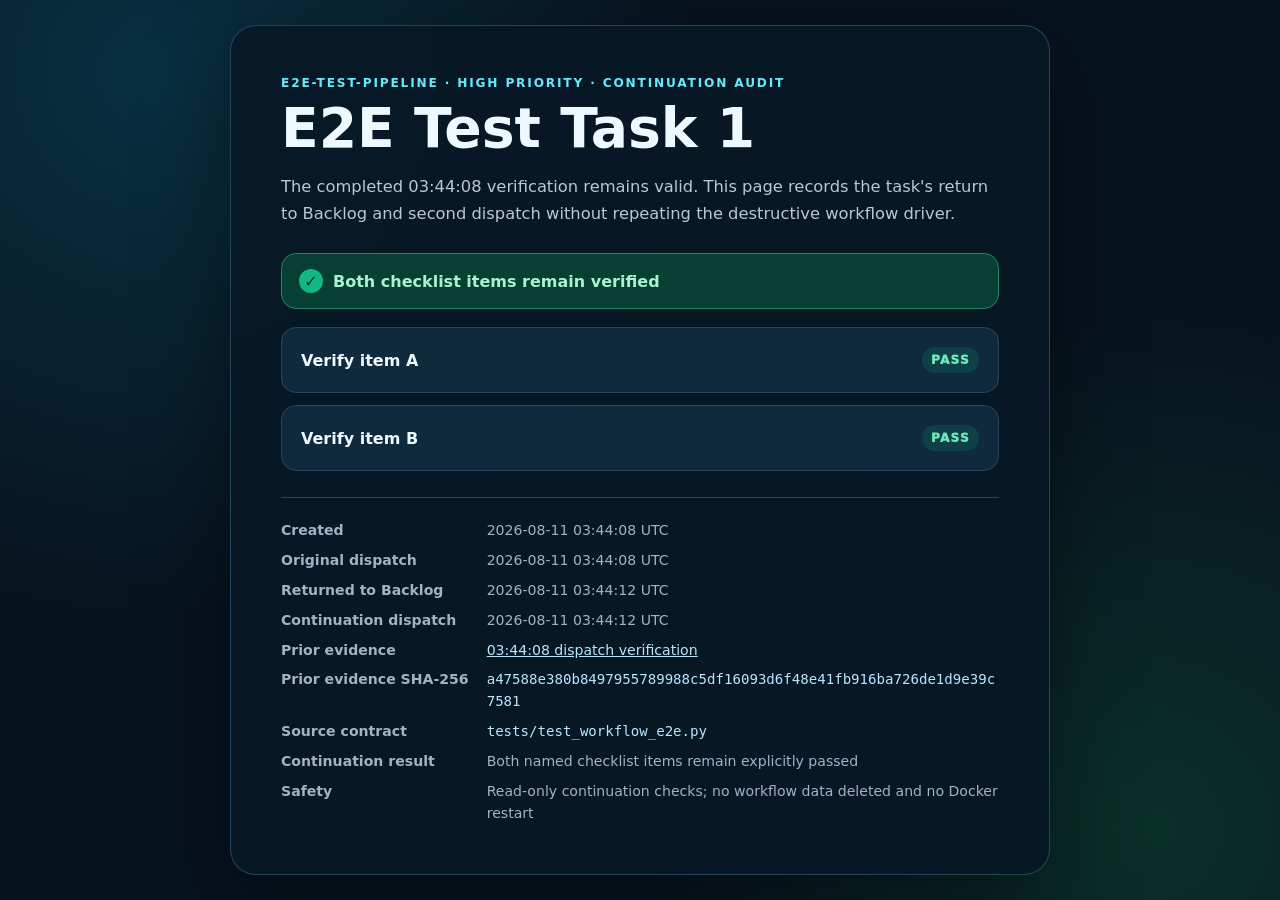
<file: app/e2e-task1-dispatch-2026-08-11-034412.html>
<!doctype html>
<html lang="en">
<head>
  <meta charset="utf-8">
  <meta name="viewport" content="width=device-width, initial-scale=1">
  <link rel="icon" href="data:,">
  <title>E2E Test Task 1 — Continuation 2026-08-11 03:44:12 UTC</title>
  <style>
    :root {
      color-scheme: dark;
      font-family: Inter, ui-sans-serif, system-ui, -apple-system, BlinkMacSystemFont, "Segoe UI", sans-serif;
      background: #07131f;
      color: #eef8ff;
    }

    * { box-sizing: border-box; }

    body {
      min-height: 100vh;
      margin: 0;
      display: grid;
      place-items: center;
      padding: 24px;
      background:
        radial-gradient(circle at 12% 8%, rgb(14 116 144 / 30%), transparent 34rem),
        radial-gradient(circle at 90% 92%, rgb(22 163 74 / 20%), transparent 32rem),
        #07131f;
    }

    main {
      width: min(820px, 100%);
      padding: clamp(24px, 5vw, 50px);
      border: 1px solid rgb(125 211 252 / 24%);
      border-radius: 26px;
      background: rgb(8 24 38 / 94%);
      box-shadow: 0 28px 90px rgb(0 0 0 / 42%);
    }

    .eyebrow {
      margin: 0 0 10px;
      color: #67e8f9;
      font-size: .76rem;
      font-weight: 900;
      letter-spacing: .15em;
      text-transform: uppercase;
    }

    h1 {
      margin: 0;
      font-size: clamp(2rem, 6vw, 3.45rem);
      line-height: 1.05;
    }

    .summary {
      margin: 16px 0 26px;
      color: #b7c9d8;
      font-size: 1.02rem;
      line-height: 1.65;
    }

    .status {
      display: flex;
      align-items: center;
      gap: 10px;
      margin-bottom: 18px;
      padding: 15px 17px;
      border: 1px solid #278565;
      border-radius: 15px;
      background: #073f32;
      color: #a7f3d0;
      font-weight: 900;
    }

    .status::before {
      content: "\2713";
      display: grid;
      width: 24px;
      height: 24px;
      place-items: center;
      border-radius: 999px;
      background: #10b981;
      color: #022c22;
    }

    .checks {
      display: grid;
      gap: 12px;
      margin: 0;
      padding: 0;
      list-style: none;
    }

    .check {
      display: flex;
      align-items: center;
      justify-content: space-between;
      gap: 20px;
      padding: 19px;
      border: 1px solid #29465d;
      border-radius: 15px;
      background: #102a3d;
    }

    .pass {
      flex: 0 0 auto;
      padding: 6px 9px;
      border-radius: 999px;
      background: rgb(16 185 129 / 15%);
      color: #6ee7b7;
      font-size: .76rem;
      font-weight: 950;
      letter-spacing: .1em;
    }

    dl {
      display: grid;
      grid-template-columns: max-content 1fr;
      gap: 8px 18px;
      margin: 26px 0 0;
      padding-top: 22px;
      border-top: 1px solid #29465d;
      color: #9fb4c5;
      font-size: .88rem;
      line-height: 1.55;
    }

    dt { font-weight: 900; }
    dd { margin: 0; overflow-wrap: anywhere; }
    code, a { color: #bae6fd; }

    @media (max-width: 560px) {
      body { padding: 16px; }
      .check { align-items: flex-start; }
      dl { grid-template-columns: 1fr; gap: 4px; }
      dd { margin-bottom: 8px; }
    }
  </style>
</head>
<body>
  <main id="verification"
        data-project="E2E-Test-Pipeline"
        data-task="E2E Test Task 1"
        data-description="This is a test task for E2E verification"
        data-assignee="main"
        data-priority="high"
        data-result="pass"
        data-task-created="2026-08-11T03:44:08.495558+00:00"
        data-original-dispatch="2026-08-11T03:44:08.522032+00:00"
        data-backlog-return="2026-08-11T03:44:12.576602+00:00"
        data-dispatch="2026-08-11T03:44:12.608084+00:00"
        data-continuation-recorded="2026-08-11T03:55:27.602005+00:00"
        data-continuation-of="2026-08-11T03:44:08.522032+00:00"
        data-reuses-prior-evidence="true"
        data-prior-evidence-sha256="a47588e380b8497955789988c5df16093d6f48e41fb916ba726de1d9e39c7581"
        data-source-sha256="3f8779c5b95228e84afedb0bca34aa11bc172ae8948b55063966cbc85674b827"
        data-workflow-state="redispatched-and-verified"
        data-source-test="tests/test_workflow_e2e.py">
    <p class="eyebrow">E2E-Test-Pipeline · High Priority · Continuation Audit</p>
    <h1>E2E Test Task 1</h1>
    <p class="summary">The completed 03:44:08 verification remains valid. This page records the task's return to Backlog and second dispatch without repeating the destructive workflow driver.</p>

    <div class="status" id="continuation-status" role="status" aria-label="Continuation verification passed">Both checklist items remain verified</div>

    <ul class="checks" aria-label="Verified checklist">
      <li class="check" id="verify-item-a" data-result="pass" data-evidence="prior-dispatch-and-source-contract">
        <strong>Verify item A</strong><span class="pass" aria-label="Verify item A passed">PASS</span>
      </li>
      <li class="check" id="verify-item-b" data-result="pass" data-evidence="prior-dispatch-and-source-contract">
        <strong>Verify item B</strong><span class="pass" aria-label="Verify item B passed">PASS</span>
      </li>
    </ul>

    <dl id="audit-record">
      <dt>Created</dt><dd><time datetime="2026-08-11T03:44:08.495558+00:00">2026-08-11 03:44:08 UTC</time></dd>
      <dt>Original dispatch</dt><dd><time datetime="2026-08-11T03:44:08.522032+00:00">2026-08-11 03:44:08 UTC</time></dd>
      <dt>Returned to Backlog</dt><dd><time datetime="2026-08-11T03:44:12.576602+00:00">2026-08-11 03:44:12 UTC</time></dd>
      <dt>Continuation dispatch</dt><dd><time datetime="2026-08-11T03:44:12.608084+00:00">2026-08-11 03:44:12 UTC</time></dd>
      <dt>Prior evidence</dt><dd><a href="e2e-task1-dispatch-2026-08-11-034408.html">03:44:08 dispatch verification</a></dd>
      <dt>Prior evidence SHA-256</dt><dd><code>a47588e380b8497955789988c5df16093d6f48e41fb916ba726de1d9e39c7581</code></dd>
      <dt>Source contract</dt><dd><code>tests/test_workflow_e2e.py</code></dd>
      <dt>Continuation result</dt><dd>Both named checklist items remain explicitly passed</dd>
      <dt>Safety</dt><dd>Read-only continuation checks; no workflow data deleted and no Docker restart</dd>
    </dl>
  </main>
</body>
</html>
</file>
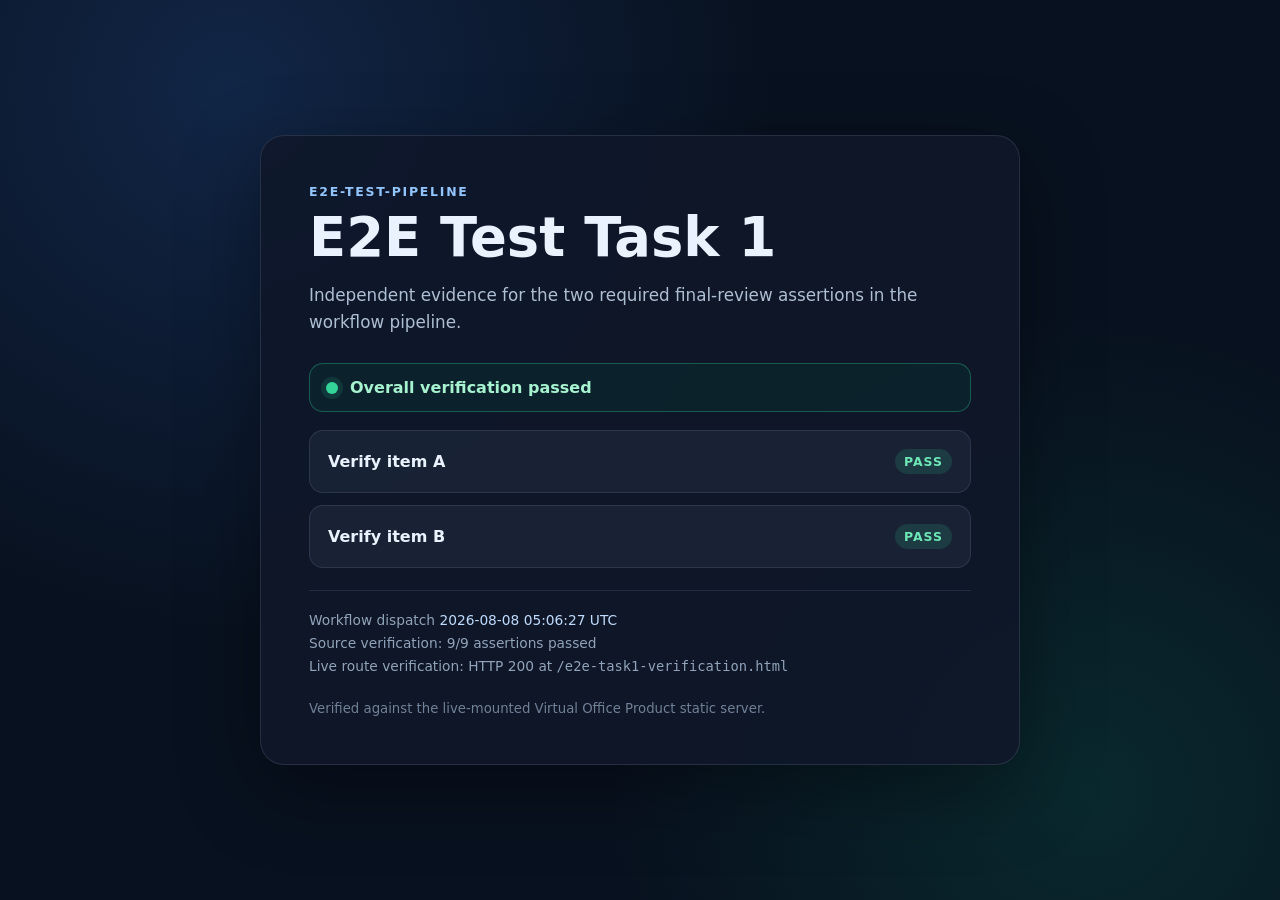
<file: app/e2e-task1-verification.html>
<!doctype html>
<html lang="en">
<head>
  <meta charset="utf-8">
  <meta name="viewport" content="width=device-width, initial-scale=1">
  <link rel="icon" href="data:image/svg+xml,%3Csvg xmlns='http://www.w3.org/2000/svg' viewBox='0 0 64 64'%3E%3Ccircle cx='32' cy='32' r='30' fill='%2310b981'/%3E%3Cpath d='m18 33 9 9 20-22' fill='none' stroke='white' stroke-width='7' stroke-linecap='round' stroke-linejoin='round'/%3E%3C/svg%3E">
  <title>E2E Test Task 1 — Dispatch 2026-08-08 05:06:27 UTC</title>
  <style>
    :root {
      color-scheme: dark;
      font-family: Inter, ui-sans-serif, system-ui, -apple-system, BlinkMacSystemFont, "Segoe UI", sans-serif;
      background: #08111f;
      color: #eaf2ff;
    }

    * { box-sizing: border-box; }

    body {
      min-height: 100vh;
      margin: 0;
      display: grid;
      place-items: center;
      padding: 24px;
      background:
        radial-gradient(circle at 18% 10%, rgba(59, 130, 246, 0.18), transparent 34rem),
        radial-gradient(circle at 85% 88%, rgba(16, 185, 129, 0.14), transparent 30rem),
        #08111f;
    }

    main {
      width: min(760px, 100%);
      padding: clamp(24px, 5vw, 48px);
      border: 1px solid rgba(148, 163, 184, 0.18);
      border-radius: 24px;
      background: rgba(15, 23, 42, 0.88);
      box-shadow: 0 24px 80px rgba(0, 0, 0, 0.35);
    }

    .eyebrow {
      margin: 0 0 10px;
      color: #93c5fd;
      font-size: 0.78rem;
      font-weight: 800;
      letter-spacing: 0.14em;
      text-transform: uppercase;
    }

    h1 {
      margin: 0;
      font-size: clamp(2rem, 6vw, 3.4rem);
      line-height: 1.05;
    }

    .summary {
      margin: 16px 0 28px;
      color: #aebed3;
      font-size: 1.05rem;
      line-height: 1.6;
    }

    .status-banner {
      display: flex;
      align-items: center;
      gap: 12px;
      margin-bottom: 18px;
      padding: 14px 16px;
      border: 1px solid rgba(52, 211, 153, 0.32);
      border-radius: 14px;
      background: rgba(6, 78, 59, 0.22);
      color: #a7f3d0;
      font-weight: 800;
    }

    .status-dot {
      width: 12px;
      height: 12px;
      border-radius: 50%;
      background: #34d399;
      box-shadow: 0 0 0 5px rgba(52, 211, 153, 0.12);
    }

    .checks {
      display: grid;
      gap: 12px;
      margin: 0;
      padding: 0;
      list-style: none;
    }

    .check {
      display: flex;
      align-items: center;
      justify-content: space-between;
      gap: 20px;
      padding: 18px;
      border: 1px solid rgba(148, 163, 184, 0.16);
      border-radius: 14px;
      background: rgba(30, 41, 59, 0.68);
    }

    .check-name { font-weight: 750; }

    .pass {
      flex: 0 0 auto;
      padding: 5px 9px;
      border-radius: 999px;
      background: rgba(52, 211, 153, 0.14);
      color: #6ee7b7;
      font-size: 0.78rem;
      font-weight: 900;
      letter-spacing: 0.08em;
    }

    .dispatch-record {
      margin: 22px 0 0;
      padding-top: 18px;
      border-top: 1px solid rgba(148, 163, 184, 0.16);
      color: #91a3ba;
      font-size: 0.86rem;
      line-height: 1.65;
    }

    .dispatch-record time { color: #bfdbfe; }

    footer {
      margin-top: 24px;
      color: #718198;
      font-size: 0.83rem;
    }
  </style>
</head>
<body>
  <main id="verification" data-project="E2E-Test-Pipeline" data-task="E2E Test Task 1" data-result="pass" data-dispatch="2026-08-08T05:06:27.374060+00:00" data-served-route="/e2e-task1-verification.html">
    <p class="eyebrow">E2E-Test-Pipeline</p>
    <h1>E2E Test Task 1</h1>
    <p class="summary">Independent evidence for the two required final-review assertions in the workflow pipeline.</p>

    <div class="status-banner" role="status" aria-label="Overall verification passed">
      <span class="status-dot" aria-hidden="true"></span>
      Overall verification passed
    </div>

    <ul class="checks" aria-label="Verification checklist">
      <li class="check" id="verify-item-a" data-result="pass">
        <span class="check-name">Verify item A</span>
        <span class="pass" aria-label="Verify item A passed">PASS</span>
      </li>
      <li class="check" id="verify-item-b" data-result="pass">
        <span class="check-name">Verify item B</span>
        <span class="pass" aria-label="Verify item B passed">PASS</span>
      </li>
    </ul>

    <p class="dispatch-record" id="dispatch-record">
      Workflow dispatch <time datetime="2026-08-08T05:06:27.374060+00:00">2026-08-08 05:06:27 UTC</time><br>
      Source verification: 9/9 assertions passed<br>
      Live route verification: HTTP 200 at <code>/e2e-task1-verification.html</code>
    </p>

    <footer>Verified against the live-mounted Virtual Office Product static server.</footer>
  </main>
</body>
</html>
</file>
